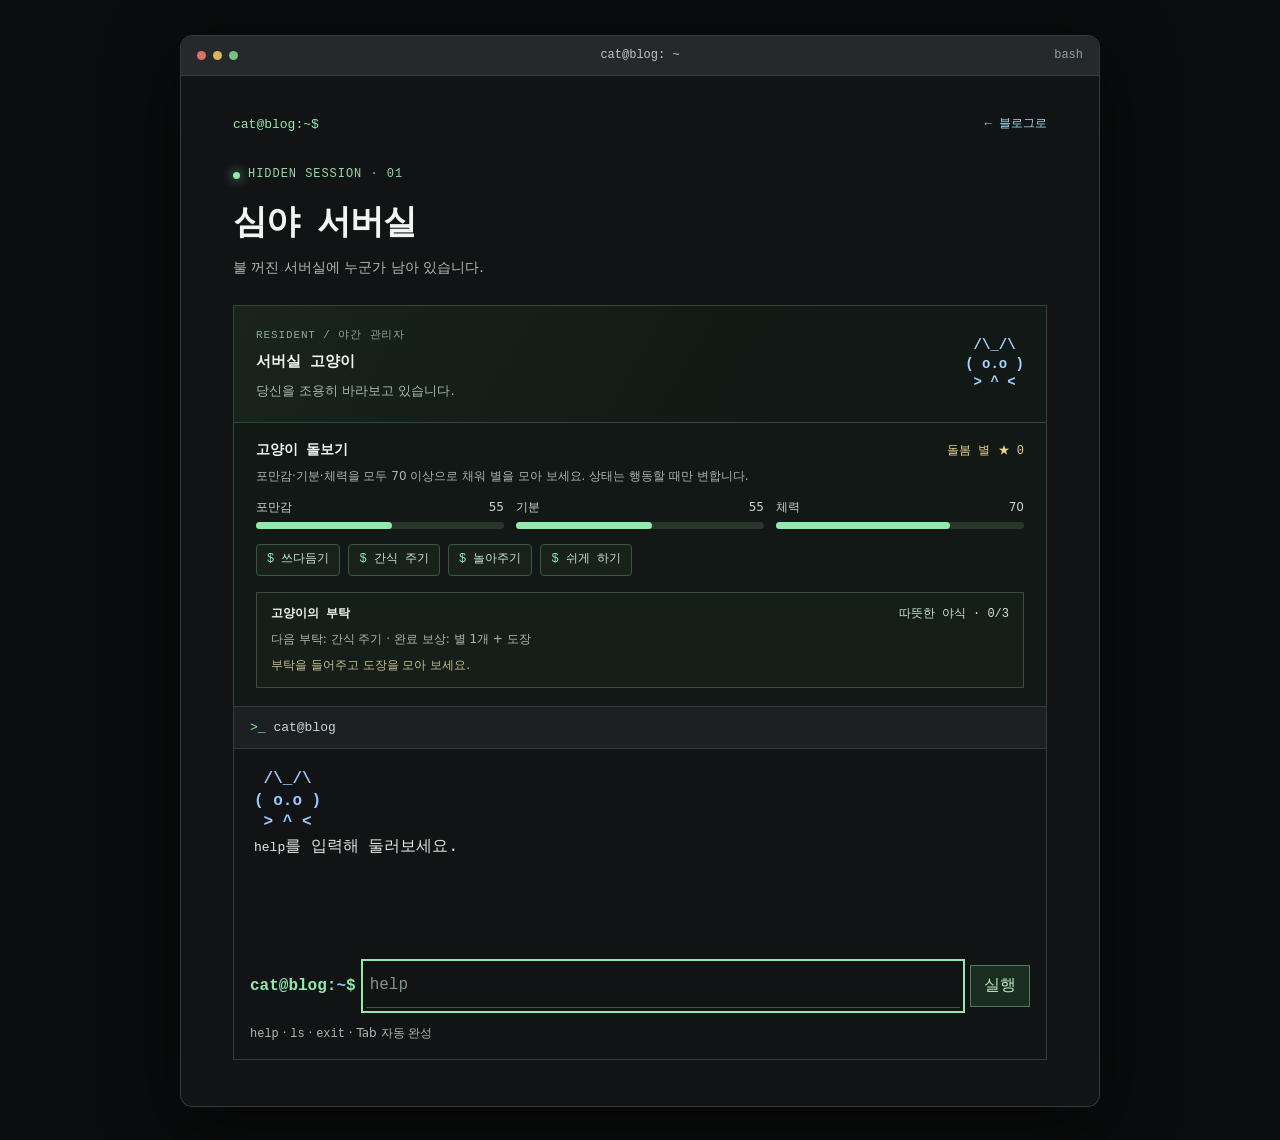
<file: secret.html>
<!doctype html>
<html lang="ko">
<head>
  <meta charset="utf-8">
  <meta name="viewport" content="width=device-width, initial-scale=1">
  <meta name="color-scheme" content="dark">
  <title>cat@blog</title>
  <style>
    :root { color-scheme: dark; font-family: ui-monospace, 'Cascadia Code', Consolas, 'Malgun Gothic', monospace; color: #e2e8e4; background: #0b0c0d; }
    * { box-sizing: border-box; }
    body { margin: 0; padding: 35px 22px; background: #0b0c0d; line-height: 1.65; }
    button, input { font: inherit; }
    button, a { cursor: pointer; }
    a { color: #9edee9; text-decoration: none; }
    a:hover { text-decoration: underline; }
    input:focus-visible, button:focus-visible, a:focus-visible, .output:focus-visible { outline: 2px solid #90e9ad; outline-offset: 3px; }
    .window { max-width: 920px; margin: 0 auto; overflow: hidden; border: 1px solid #343a3e; border-radius: 12px; background: #111315; box-shadow: 0 22px 70px #0008; }
    .bar { display: flex; align-items: center; justify-content: space-between; height: 40px; padding: 0 16px; border-bottom: 1px solid #363b3f; background: #26292c; color: #bdc5c8; font-size: 12px; }
    .dots { display: flex; gap: 7px; width: 54px; }
    .dots i { display: block; width: 9px; height: 9px; border-radius: 50%; background: #db7067; }
    .dots i:nth-child(2) { background: #d9b75b; } .dots i:nth-child(3) { background: #7cbf80; }
    .shell { width: 54px; text-align: right; color: #91a398; }
    main { padding: 38px clamp(22px, 5vw, 52px) 46px; }
    .topline { display: flex; justify-content: space-between; align-items: center; gap: 12px; color: #90e9ad; font-size: 13px; }
    .topline a { font-size: 12px; }
    h1 { margin: 26px 0 4px; color: #f0f7f2; font-size: clamp(24px, 4vw, 34px); letter-spacing: -.04em; }
    .subtitle { margin: 0 0 25px; color: #abbcb0; font: 14px/1.7 'Malgun Gothic', system-ui, sans-serif; }
    .eyebrow { display: inline-flex; align-items: center; gap: 8px; margin-top: 30px; color: #92d9a5; font-size: 12px; letter-spacing: .08em; }
    .eyebrow::before { content: ''; width: 7px; height: 7px; border-radius: 50%; background: #90e9ad; box-shadow: 0 0 12px #90e9ad; }
    .eyebrow + h1 { margin-top: 8px; }
    .room { display: grid; grid-template-columns: 1fr auto; gap: 16px; align-items: center; padding: 20px 22px; border: 1px solid #34463b; border-bottom: 0; background: linear-gradient(120deg, #18241c, #111815 70%); }
    .room-label { margin-bottom: 7px; color: #91a99a; font-size: 11px; letter-spacing: .08em; }
    .room-title { color: #ecf6ee; font-size: 15px; font-weight: 700; }
    .room-note { margin-top: 5px; color: #a9b9ae; font: 13px/1.6 'Malgun Gothic', system-ui, sans-serif; }
    .room-cat { margin: 0; color: #a5d2ff; font: 700 14px/1.35 ui-monospace, Consolas, monospace; white-space: pre; }
    .care { padding: 16px 22px 18px; border: 1px solid #34463b; border-bottom: 0; background: #111815; }
    .care-header { display: flex; flex-wrap: wrap; align-items: baseline; justify-content: space-between; gap: 5px 16px; }
    .care-title { margin: 0; color: #edf8ef; font-size: 14px; }
    .care-stars { color: #e8d18c; font-size: 12px; }
    .care-goal { margin: 5px 0 13px; color: #a9b9ae; font: 12px/1.6 'Malgun Gothic', system-ui, sans-serif; }
    .care-stats { display: grid; grid-template-columns: repeat(3, minmax(0, 1fr)); gap: 12px; }
    .care-stat { color: #c5d8c8; font: 12px/1.4 'Malgun Gothic', system-ui, sans-serif; }
    .care-stat div { display: flex; justify-content: space-between; gap: 8px; }
    .care-stat progress { display: block; width: 100%; height: 7px; margin-top: 6px; border: 0; accent-color: #90e9ad; }
    .care-stat progress::-webkit-progress-bar { background: #28362b; border-radius: 4px; }
    .care-stat progress::-webkit-progress-value { background: #90e9ad; border-radius: 4px; }
    .care-stat progress::-moz-progress-bar { background: #90e9ad; border-radius: 4px; }
    .quest { margin-top: 16px; padding: 12px 14px; border: 1px solid #3a4d42; background: #151e18; }
    .quest-heading { display: flex; flex-wrap: wrap; justify-content: space-between; gap: 4px 12px; color: #cce8d3; font-size: 12px; }
    .quest-heading strong { color: #edf8ef; }
    .quest-detail, .quest-collection { margin: 6px 0 0; color: #a9b9ae; font: 12px/1.6 'Malgun Gothic', system-ui, sans-serif; }
    .quest-detail b { color: #9ce6ae; }
    .quest-collection { color: #c9bc91; }
    .shortcuts { display: flex; flex-wrap: wrap; gap: 8px; margin-top: 15px; }
    .shortcuts button { padding: 5px 10px; border: 1px solid #3c5545; border-radius: 4px; background: #18221b; color: #c8e8d0; font-size: 12px; }
    .shortcuts button:hover { border-color: #90e9ad; background: #24392a; }
    .shortcuts button::before { content: '$ '; color: #90e9ad; }
    @media (max-width: 420px) { .room, .care { padding: 16px; } .room-cat { font-size: 11px; } .care-stats { gap: 8px; } }
    .console { border: 1px solid #343a3e; background: #111315; }
    .console-title { padding: 10px 16px; border-bottom: 1px solid #343a3e; color: #c9d9ce; background: #1d2022; font-size: 13px; }
    .console-title span { color: #90e9ad; }
    .output { min-height: 205px; max-height: min(52vh, 430px); overflow: auto; padding: 20px; white-space: pre-wrap; overflow-wrap: anywhere; color: #dce7df; }
    .output .command { color: #90e9ad; font-weight: 700; margin-bottom: 10px; }
    .output .text { white-space: pre-wrap; }
    .output .cat { color: #9bc6ff; line-height: 1.35; font-weight: 700; }
    .form { display: flex; align-items: center; gap: 10px; padding: 10px 16px 16px; }
    .prompt { color: #90e9ad; font-weight: 700; white-space: nowrap; }
    .path { color: #9fbef4; }
    .form input { min-width: 0; flex: 1; padding: 8px 4px; border: 0; border-bottom: 1px solid #385b42; border-radius: 0; background: transparent; color: #eef8f0; caret-color: #90e9ad; }
    .form input::placeholder { color: #82958a; }
    .form button { padding: 7px 13px; border: 1px solid #52795c; background: #1a2d20; color: #b8eac6; }
    .form button:hover { background: #294634; }
    .hint { margin: 0; padding: 0 16px 15px; color: #aabbb0; font: 12px/1.6 'Malgun Gothic', system-ui, sans-serif; }
    .sr-only { position: absolute; width: 1px; height: 1px; padding: 0; margin: -1px; overflow: hidden; clip: rect(0,0,0,0); white-space: nowrap; border: 0; }
    @media (max-width: 560px) { body { padding: 16px 10px; } main { padding: 30px 18px 36px; } .form { gap: 7px; padding-inline: 12px; } .prompt { font-size: 12px; } .output { min-height: 180px; padding: 16px; } }
  </style>
</head>
<body>
  <div class="window">
    <div class="bar" aria-hidden="true"><span class="dots"><i></i><i></i><i></i></span><span>cat@blog: ~</span><span class="shell">bash</span></div>
    <main>
      <div class="topline"><span>cat@blog:~$</span><a href="./">← 블로그로</a></div>
      <div class="eyebrow">HIDDEN SESSION · 01</div>
      <h1>심야 서버실</h1>
      <p class="subtitle">불 꺼진 서버실에 누군가 남아 있습니다.</p>
      <div class="room">
        <div><div class="room-label">RESIDENT / 야간 관리자</div><div class="room-title">서버실 고양이</div><div class="room-note" id="cat-status" aria-live="polite">당신을 조용히 바라보고 있습니다.</div></div>
        <pre class="room-cat" aria-hidden="true"> /\_/\
( o.o )
 &gt; ^ &lt;</pre>
      </div>
      <section class="care" aria-label="고양이 돌보기">
        <div class="care-header"><h2 class="care-title">고양이 돌보기</h2><span class="care-stars" id="care-stars">돌봄 별 ★ 0</span></div>
        <p class="care-goal">포만감·기분·체력을 모두 70 이상으로 채워 별을 모아 보세요. 상태는 행동할 때만 변합니다.</p>
        <div class="care-stats">
          <label class="care-stat" for="care-full"><div><span>포만감</span><span id="care-full-value">55</span></div><progress id="care-full" max="100" value="55"></progress></label>
          <label class="care-stat" for="care-mood"><div><span>기분</span><span id="care-mood-value">55</span></div><progress id="care-mood" max="100" value="55"></progress></label>
          <label class="care-stat" for="care-energy"><div><span>체력</span><span id="care-energy-value">70</span></div><progress id="care-energy" max="100" value="70"></progress></label>
        </div>
        <div class="shortcuts" aria-label="고양이와 상호작용">
          <button type="button" data-command="pet">쓰다듬기</button>
          <button type="button" data-command="feed">간식 주기</button>
          <button type="button" data-command="play">놀아주기</button>
          <button type="button" data-command="rest">쉬게 하기</button>
        </div>
        <section class="quest" aria-labelledby="quest-title">
          <div class="quest-heading"><strong id="quest-title">고양이의 부탁</strong><span id="quest-progress"></span></div>
          <p class="quest-detail" id="quest-detail" aria-live="polite"></p>
          <p class="quest-collection" id="quest-collection"></p>
        </section>
      </section>
      <section class="console" aria-label="숨겨진 터미널">
        <div class="console-title"><span>&gt;_</span> cat@blog</div>
        <div id="output" class="output" role="log" aria-live="polite" tabindex="0"><div class="cat"> /\_/\
( o.o )
 &gt; ^ &lt;</div><div class="text"><code>help</code>를 입력해 둘러보세요.</div></div>
        <form id="form" class="form" autocomplete="off">
          <label class="sr-only" for="command">명령어</label>
          <span class="prompt" aria-hidden="true">cat@blog:<span class="path">~</span>$</span>
          <input id="command" type="text" placeholder="help" spellcheck="false" autofocus>
          <button type="submit">실행</button>
        </form>
        <p class="hint"><code>help</code> · <code>ls</code> · <code>exit</code> · Tab 자동 완성 <span id="completion" role="status" aria-live="polite"></span></p>
      </section>
    </main>
  </div>
  <script>
    (() => {
      const form = document.getElementById('form');
      const input = document.getElementById('command');
      const output = document.getElementById('output');
      const completion = document.getElementById('completion');
      const catStatus = document.getElementById('cat-status');
      const careStars = document.getElementById('care-stars');
      const careFields = ['full', 'mood', 'energy'];
      const careKey = 'neo6424-cat-care-v1';
      const quests = [
        {title: '따뜻한 야식', steps: ['feed', 'pet', 'rest'], gift: '생선 도장', reply: '냥: 배도 마음도 따뜻해졌어!'},
        {title: '서버실 운동회', steps: ['rest', 'play', 'feed'], gift: '공 도장', reply: '냥: 다음에도 같이 뛰어 놀자!'},
        {title: '느긋한 오후', steps: ['pet', 'rest', 'pet'], gift: '낮잠 도장', reply: '냥: 오늘은 네 옆이 제일 좋아.'},
        {title: '든든한 탐험', steps: ['feed', 'play', 'rest'], gift: '발자국 도장', reply: '냥: 서버실 탐험은 대성공!'}
      ];
      const actionNames = {feed:'간식 주기', pet:'쓰다듬기', play:'놀아주기', rest:'쉬게 하기'};
      const initialCare = {full: 55, mood: 55, energy: 70, stars: 0, balanced: false, questsDone: 0, questStep: 0};
      const clamp = value => Math.max(0, Math.min(100, Math.round(value)));
      let care = {...initialCare};
      try {
        const saved = JSON.parse(localStorage.getItem(careKey));
        if (saved && careFields.every(key => Number.isFinite(saved[key])) && Number.isInteger(saved.stars) && saved.stars >= 0 && saved.stars <= 9999 && typeof saved.balanced === 'boolean') {
          care = {full: clamp(saved.full), mood: clamp(saved.mood), energy: clamp(saved.energy), stars: saved.stars, balanced: saved.balanced,
            questsDone: Number.isInteger(saved.questsDone) && saved.questsDone >= 0 && saved.questsDone <= 9999 ? saved.questsDone : 0,
            questStep: Number.isInteger(saved.questStep) && saved.questStep >= 0 && saved.questStep < 3 ? saved.questStep : 0};
          care.balanced = care.balanced && careFields.every(key => care[key] >= 70);
        }
      } catch (_) { /* The game works without browser storage. */ }
      function renderCare() {
        for (const key of careFields) {
          document.getElementById('care-' + key).value = care[key];
          document.getElementById('care-' + key + '-value').textContent = care[key];
        }
        careStars.textContent = '돌봄 별 ★ ' + care.stars;
        const quest = quests[care.questsDone % quests.length];
        document.getElementById('quest-progress').textContent = `${quest.title} · ${care.questStep}/${quest.steps.length}`;
        document.getElementById('quest-detail').textContent = `다음 부탁: ${actionNames[quest.steps[care.questStep]]} · 완료 보상: 별 1개 + 도장`;
        const collected = quests.filter((_, i) => care.questsDone > i).map(item => item.gift);
        document.getElementById('quest-collection').textContent = collected.length ? `모은 도장 ${collected.length}/${quests.length}: ${collected.join(' · ')}` : '부탁을 들어주고 도장을 모아 보세요.';
      }
      function updateCare(changes, action) {
        for (const key of careFields) care[key] = clamp(care[key] + (changes[key] || 0));
        const balanced = careFields.every(key => care[key] >= 70);
        const earned = balanced && !care.balanced;
        if (earned) care.stars = Math.min(9999, care.stars + 1);
        care.balanced = balanced;
        let questReward = '';
        const quest = quests[care.questsDone % quests.length];
        if (action === quest.steps[care.questStep]) {
          care.questStep++;
          if (care.questStep === quest.steps.length) {
            care.questStep = 0;
            care.questsDone = Math.min(9999, care.questsDone + 1);
            care.stars = Math.min(9999, care.stars + 1);
            questReward = `\n\n★ 부탁 완료! 별 1개와 ${quest.gift}을 받았습니다.\n${quest.reply}`;
          }
        }
        renderCare();
        try { localStorage.setItem(careKey, JSON.stringify(care)); } catch (_) { /* Storage is optional. */ }
        return (earned ? '\n\n★ 돌봄 성공! 별을 하나 얻었습니다.' : '') + questReward;
      }
      renderCare();
      const history = [];
      let index = 0, draft = '', completionState = '';
      let petCount = 0, feedCount = 0, playCount = 0;
      const catSecrets = [
        '냥: 사실 이 서버의 진짜 관리자는 나야.',
        '냥: 오늘도 버그 한 마리를 잡았어.',
        '냥: 간식은 언제나 root 권한이야.'
      ];
      const feedSecrets = [
        '냥: 간식 저장소에 별 다섯 개!',
        '냥: 이 간식은 암호화하지 말아 줘.',
        '냥: 하나만 더 주면 서버 비밀을 알려줄게.'
      ];
      const playSecrets = [
        '냥: 공을 잡았다! 그런데 커서는 어디 갔지?',
        '냥: 내 사냥 속도는 빛보다 빨라!',
        '냥: 공 대신 버그도 잡아 줄까?'
      ];
      function occasionalMessage(count, messages, fallback) {
        return count >= 3 && (count - 3) % 4 === 0 ? messages[Math.floor((count - 3) / 4) % messages.length] : fallback;
      }
      function clearCompletion() { completion.textContent = ''; completionState = ''; }
      function line(text, className) {
        const item = document.createElement('div');
        item.className = className;
        item.textContent = text;
        output.append(item);
      }
      form.addEventListener('submit', event => {
        event.preventDefault();
        const raw = input.value;
        const command = raw.trim();
        if (!command) return;
        history.push(raw); index = history.length; draft = ''; input.value = ''; clearCompletion();
        if (command === 'exit') { location.assign('./'); return; }
        output.replaceChildren(); output.scrollTop = 0;
        if (command === 'clear') return;
        line(`cat@blog:~$ ${command}`, 'command');
        switch (command) {
          case 'help': line('ls                 파일 목록\ncat message.txt    메시지 읽기\ncat cat.txt        고양이 보기\npet                고양이 쓰다듬기\nfeed               간식 주기\nplay               놀아주기\nrest               쉬게 하기\nquest              고양이 부탁 보기\nstatus             돌봄 상태 보기\nwhoami             현재 사용자\nclear              화면 비우기\nexit               블로그로 돌아가기', 'text'); break;
          case 'ls': line('message.txt    cat.txt', 'text'); break;
          case 'cat message.txt': line('쉿, 여기는 야간 관리자만 아는 공간.\n고양이에게 간식을 주고 가세요.', 'text'); break;
          case 'cat cat.txt': line(' /\\_/\\\n( o.o )\n > ^ <', 'cat'); break;
          case 'pet': {
            petCount++;
            catStatus.textContent = '기분 좋게 골골거립니다.';
            const reward = updateCare({mood: 14, full: -3, energy: -3}, 'pet');
            const special = petCount >= 3 && (petCount - 3) % 4 === 0;
            const message = special ? catSecrets[Math.floor((petCount - 3) / 4) % catSecrets.length] : '고양이가 눈을 감고 골골거립니다.';
            line(' /\\_/\\\n( -.- )  purr...\n > ^ <\n\n' + message + reward, 'cat');
            break;
          }
          case 'feed': {
            feedCount++;
            catStatus.textContent = '간식을 맛있게 먹었습니다.';
            const reward = updateCare({full: 18, mood: 3, energy: -3}, 'feed');
            const message = occasionalMessage(feedCount, feedSecrets, '간식을 먹고 만족스러운 표정을 짓습니다.');
            line(' /\\_/\\\n( ᵔ.ᵔ )  냠!\n > 🍪 <\n\n' + message + reward, 'cat');
            break;
          }
          case 'play': {
            if (care.energy < 15) { catStatus.textContent = '피곤해 보입니다. 잠시 쉬게 해 주세요.'; line('체력이 부족해요. rest로 쉬게 해 주세요.', 'text'); break; }
            playCount++;
            catStatus.textContent = '공을 쫓아 신나게 뛰어다닙니다.';
            const reward = updateCare({mood: 20, energy: -18, full: -12}, 'play');
            const message = occasionalMessage(playCount, playSecrets, '고양이가 공을 쫓아 서버실을 달립니다.');
            line(' /\\_/\\\n( o.o )  ○ ~\n >   <\n\n' + message + reward, 'cat');
            break;
          }
          case 'rest': {
            catStatus.textContent = '따뜻한 서버 옆에서 쉬고 있습니다.';
            const reward = updateCare({energy: 28, full: -5, mood: -2}, 'rest');
            line(' /\\_/\\\n( -.- )  zzz...\n > ^ <\n\n푹 쉬고 체력을 회복했습니다.' + reward, 'cat');
            break;
          }
          case 'status': line(`포만감 ${care.full}/100 · 기분 ${care.mood}/100 · 체력 ${care.energy}/100\n돌봄 별 ★ ${care.stars}`, 'text'); break;
          case 'quest': { const quest = quests[care.questsDone % quests.length]; line(`${quest.title} (${care.questStep}/${quest.steps.length})\n다음 부탁: ${actionNames[quest.steps[care.questStep]]}\n완료 보상: 별 1개 + ${quest.gift}`, 'text'); break; }
          case 'whoami': line('cat', 'text'); break;
          default: line('알 수 없는 명령어입니다. help를 입력해 보세요.', 'text');
        }
      });
      document.querySelectorAll('[data-command]').forEach(button => {
        button.addEventListener('click', () => {
          const savedInput = input.value;
          const savedStart = input.selectionStart, savedEnd = input.selectionEnd, savedDirection = input.selectionDirection;
          input.value = button.dataset.command;
          form.requestSubmit();
          input.value = savedInput;
          if (savedStart !== null && savedEnd !== null) input.setSelectionRange(savedStart, savedEnd, savedDirection);
        });
      });
      input.addEventListener('input', clearCompletion);
      input.addEventListener('keydown', event => {
        if (event.key === 'Tab' && !event.isComposing && !event.shiftKey && !event.ctrlKey && !event.altKey && !event.metaKey) {
          const value = input.value;
          const position = input.selectionStart;
          if (!value.trim() || position !== input.selectionEnd || position !== value.length) return;
          const match = /^(\s*cat\s+)(\S*)$/.exec(value);
          const commandMatch = /^(\s*)(\S+)$/.exec(value);
          const candidates = match ? ['message.txt', 'cat.txt'] : commandMatch ? ['help', 'ls', 'cat', 'pet', 'feed', 'play', 'rest', 'quest', 'status', 'whoami', 'clear', 'exit'] : [];
          const prefix = match ? match[2] : commandMatch ? commandMatch[2] : '';
          const matches = candidates.filter(candidate => candidate.startsWith(prefix));
          if (!matches.length) { clearCompletion(); return; }
          const common = matches.reduce((a, b) => { let i = 0; while (i < a.length && i < b.length && a[i] === b[i]) i++; return a.slice(0, i); });
          const result = matches.length === 1 ? matches[0] + ' ' : common;
          if (result !== prefix) { event.preventDefault(); input.setRangeText(result, position - prefix.length, position, 'end'); clearCompletion(); return; }
          if (matches.length > 1 && completionState !== value) { event.preventDefault(); completion.textContent = ' 후보: ' + matches.join('  '); completionState = value; }
          else clearCompletion();
          return;
        }
        if ((event.key !== 'ArrowUp' && event.key !== 'ArrowDown') || event.isComposing || event.keyCode === 229 || event.shiftKey || event.ctrlKey || event.altKey || event.metaKey || !history.length) return;
        event.preventDefault();
        if (event.key === 'ArrowUp') { if (index === history.length) draft = input.value; index = Math.max(0, index - 1); }
        else index = Math.min(history.length, index + 1);
        input.value = index === history.length ? draft : history[index];
        clearCompletion();
        input.setSelectionRange(input.value.length, input.value.length);
      });
    })();
  </script>
</body>
</html>
</file>
